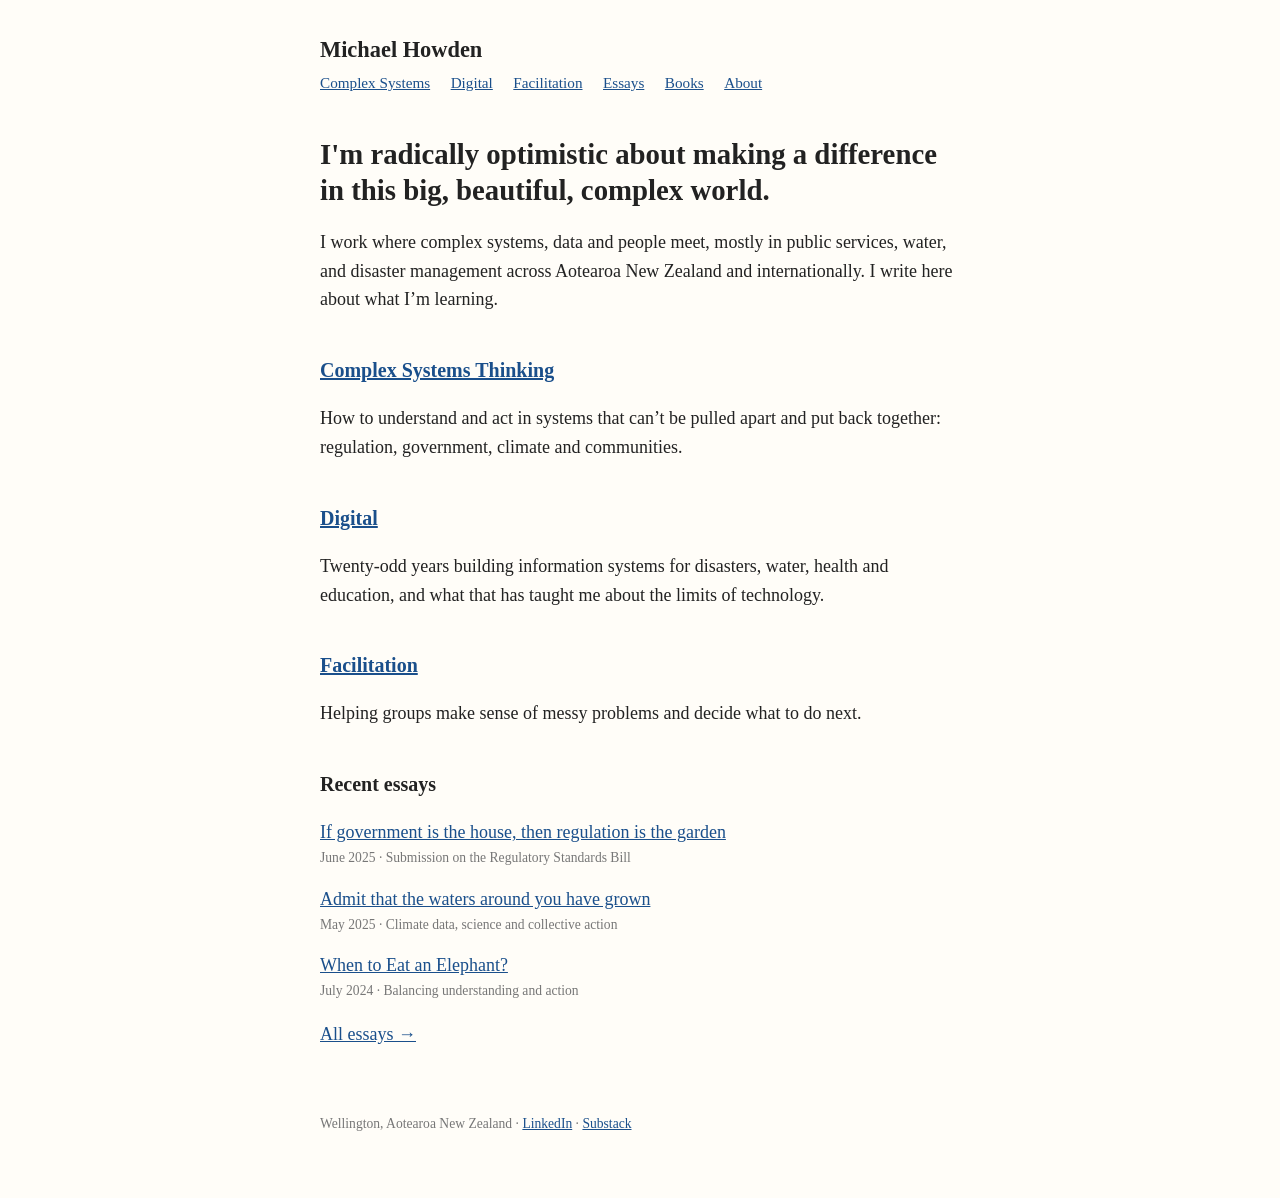
<file: index.html>
<!DOCTYPE html>
<html lang="en">
<head>
<meta charset="utf-8">
<meta name="viewport" content="width=device-width, initial-scale=1">
<title>Michael Howden</title>
<link rel="stylesheet" href="style.css">
</head>
<body>
<header>
  <a class="name" href="index.html">Michael Howden</a>
  <nav>
    <a href="complexity.html">Complex Systems</a>
    <a href="digital.html">Digital</a>
    <a href="facilitation.html">Facilitation</a>
    <a href="essays.html">Essays</a>
    <a href="books.html">Books</a>
    <a href="about.html">About</a>
  </nav>
</header>
<main>
<h1>I&#39;m radically optimistic about making a difference in this big, beautiful, complex world.</h1>

<p>I work where complex systems, data and people meet, mostly in public services,
water, and disaster management across Aotearoa New Zealand and internationally.
I write here about what I&rsquo;m learning.</p>


<h2><a href="complexity.html">Complex Systems Thinking</a></h2>
<p>How to understand and act in systems that can&rsquo;t be pulled apart and put back together: regulation, government, climate and communities.</p>


<h2><a href="digital.html">Digital</a></h2>
<p>Twenty-odd years building information systems for disasters, water, health and education, and what that has taught me about the limits of technology.</p>


<h2><a href="facilitation.html">Facilitation</a></h2>
<p>Helping groups make sense of messy problems and decide what to do next.</p>


<h2>Recent essays</h2>
<ul class="list">
  <li><a href="https://fromthehorizon.substack.com/p/if-government-is-the-house-then-regulation">If government is the house, then regulation is the garden</a>
    <div class="meta">June 2025 · Submission on the Regulatory Standards Bill</div></li>

  <li><a href="https://fromthehorizon.substack.com/p/admit-that-the-waters-around-you">Admit that the waters around you have grown</a>
    <div class="meta">May 2025 · Climate data, science and collective action</div></li>

  <li><a href="https://fromthehorizon.substack.com/p/when-to-eat-an-elephant">When to Eat an Elephant?</a>
    <div class="meta">July 2024 · Balancing understanding and action</div></li>

</ul>
<p><a href="essays.html">All essays →</a></p>
</main>
<footer>
  Wellington, Aotearoa New Zealand ·
  <a href="https://www.linkedin.com/in/michaelhowden/">LinkedIn</a> ·
  <a href="https://fromthehorizon.substack.com/">Substack</a>
</footer>
</body>
</html>
</file>
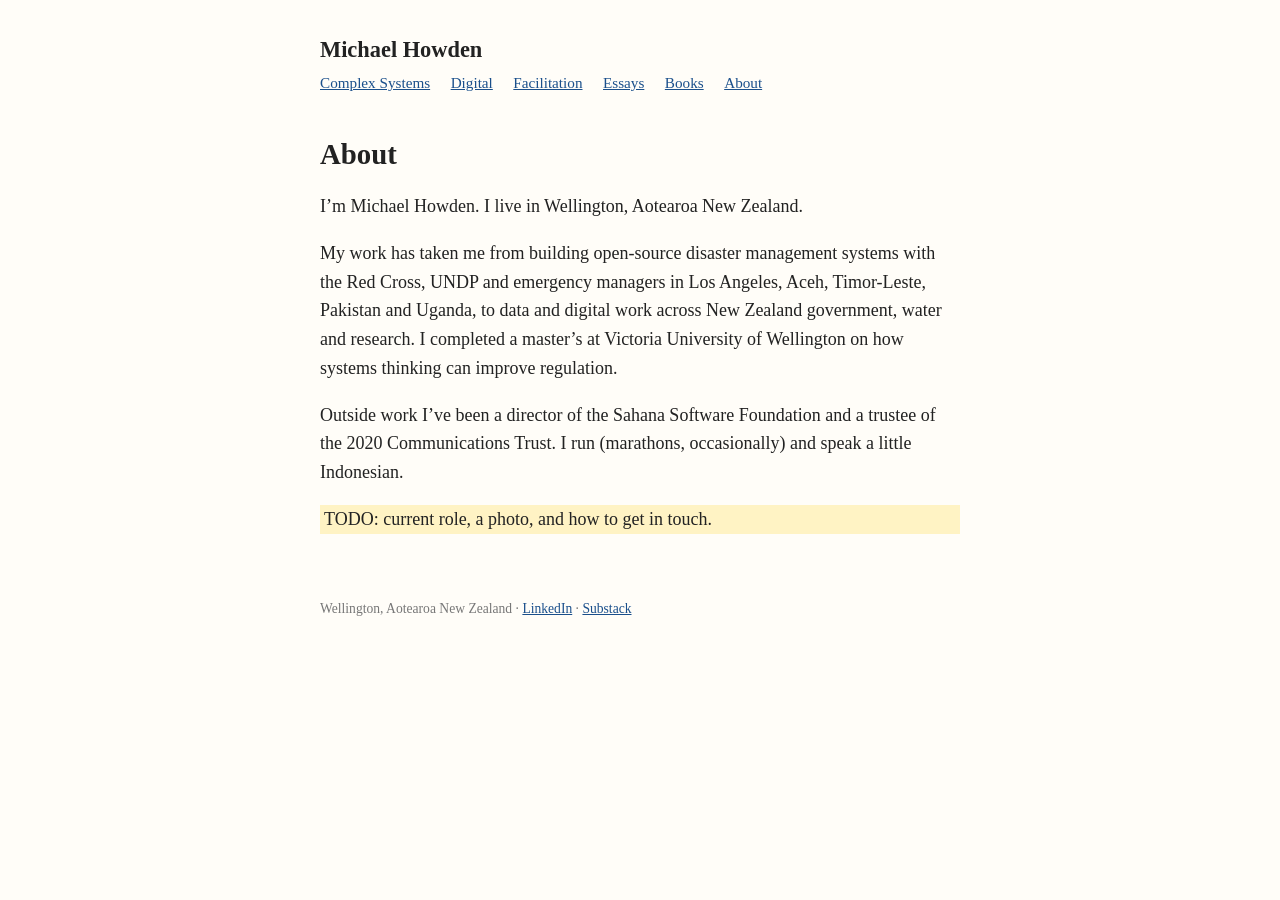
<file: about.html>
<!DOCTYPE html>
<html lang="en">
<head>
<meta charset="utf-8">
<meta name="viewport" content="width=device-width, initial-scale=1">
<title>About · Michael Howden</title>
<link rel="stylesheet" href="style.css">
</head>
<body>
<header>
  <a class="name" href="index.html">Michael Howden</a>
  <nav>
    <a href="complexity.html">Complex Systems</a>
    <a href="digital.html">Digital</a>
    <a href="facilitation.html">Facilitation</a>
    <a href="essays.html">Essays</a>
    <a href="books.html">Books</a>
    <a href="about.html">About</a>
  </nav>
</header>
<main>
<h1>About</h1>

<p>I&rsquo;m Michael Howden. I live in Wellington, Aotearoa New Zealand.</p>
<p>My work has taken me from building open-source disaster management systems with the
Red Cross, UNDP and emergency managers in Los Angeles, Aceh, Timor-Leste, Pakistan and
Uganda, to data and digital work across New Zealand government, water and research. I
completed a master&rsquo;s at Victoria University of Wellington on how systems thinking can
improve regulation.</p>
<p>Outside work I&rsquo;ve been a director of the Sahana Software Foundation and a trustee of
the 2020 Communications Trust. I run (marathons, occasionally) and speak a little
Indonesian.</p>
<p class="todo">TODO: current role, a photo, and how to get in touch.</p>

</main>
<footer>
  Wellington, Aotearoa New Zealand ·
  <a href="https://www.linkedin.com/in/michaelhowden/">LinkedIn</a> ·
  <a href="https://fromthehorizon.substack.com/">Substack</a>
</footer>
</body>
</html>
</file>
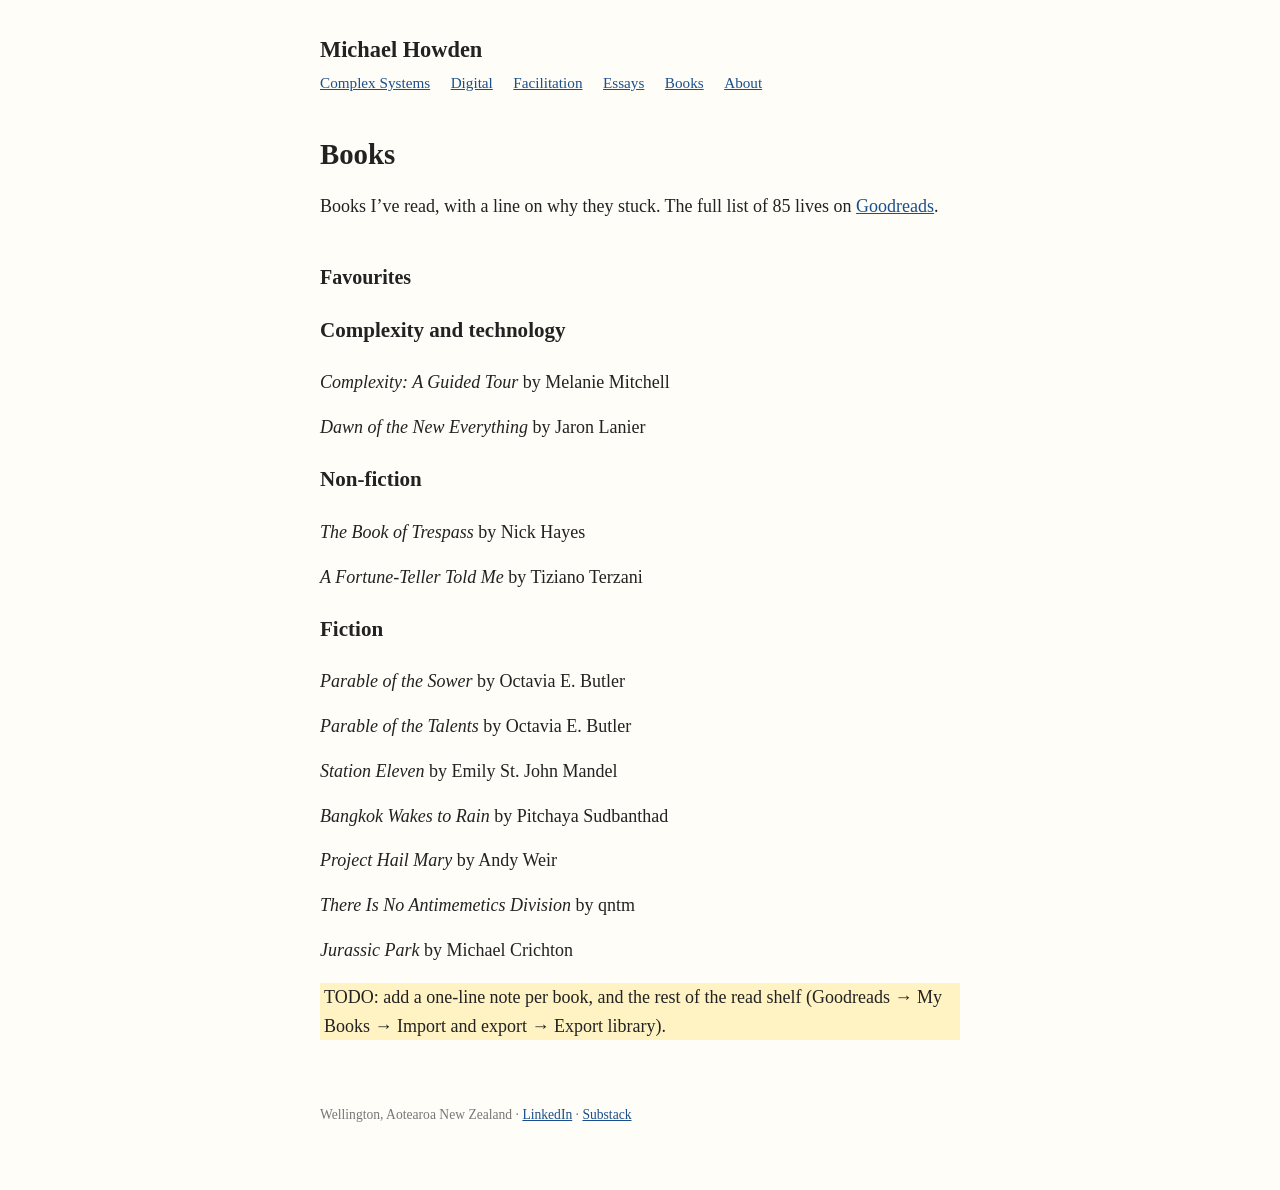
<file: books.html>
<!DOCTYPE html>
<html lang="en">
<head>
<meta charset="utf-8">
<meta name="viewport" content="width=device-width, initial-scale=1">
<title>Books · Michael Howden</title>
<link rel="stylesheet" href="style.css">
</head>
<body>
<header>
  <a class="name" href="index.html">Michael Howden</a>
  <nav>
    <a href="complexity.html">Complex Systems</a>
    <a href="digital.html">Digital</a>
    <a href="facilitation.html">Facilitation</a>
    <a href="essays.html">Essays</a>
    <a href="books.html">Books</a>
    <a href="about.html">About</a>
  </nav>
</header>
<main>
<h1>Books</h1>

<p>Books I&rsquo;ve read, with a line on why they stuck. The full list of 85 lives on
<a href="https://www.goodreads.com/user/show/20679082-michael-howden">Goodreads</a>.</p>


<h2>Favourites</h2>

<h3>Complexity and technology</h3>
<ul class="list">
  <li><em>Complexity: A Guided Tour</em> by Melanie Mitchell</li>

  <li><em>Dawn of the New Everything</em> by Jaron Lanier</li>

</ul>

<h3>Non-fiction</h3>
<ul class="list">
  <li><em>The Book of Trespass</em> by Nick Hayes</li>

  <li><em>A Fortune-Teller Told Me</em> by Tiziano Terzani</li>

</ul>

<h3>Fiction</h3>
<ul class="list">
  <li><em>Parable of the Sower</em> by Octavia E. Butler</li>

  <li><em>Parable of the Talents</em> by Octavia E. Butler</li>

  <li><em>Station Eleven</em> by Emily St. John Mandel</li>

  <li><em>Bangkok Wakes to Rain</em> by Pitchaya Sudbanthad</li>

  <li><em>Project Hail Mary</em> by Andy Weir</li>

  <li><em>There Is No Antimemetics Division</em> by qntm</li>

  <li><em>Jurassic Park</em> by Michael Crichton</li>

</ul>

<p class="todo">TODO: add a one-line note per book, and the rest of the read shelf
(Goodreads → My Books → Import and export → Export library).</p>
</main>
<footer>
  Wellington, Aotearoa New Zealand ·
  <a href="https://www.linkedin.com/in/michaelhowden/">LinkedIn</a> ·
  <a href="https://fromthehorizon.substack.com/">Substack</a>
</footer>
</body>
</html>
</file>
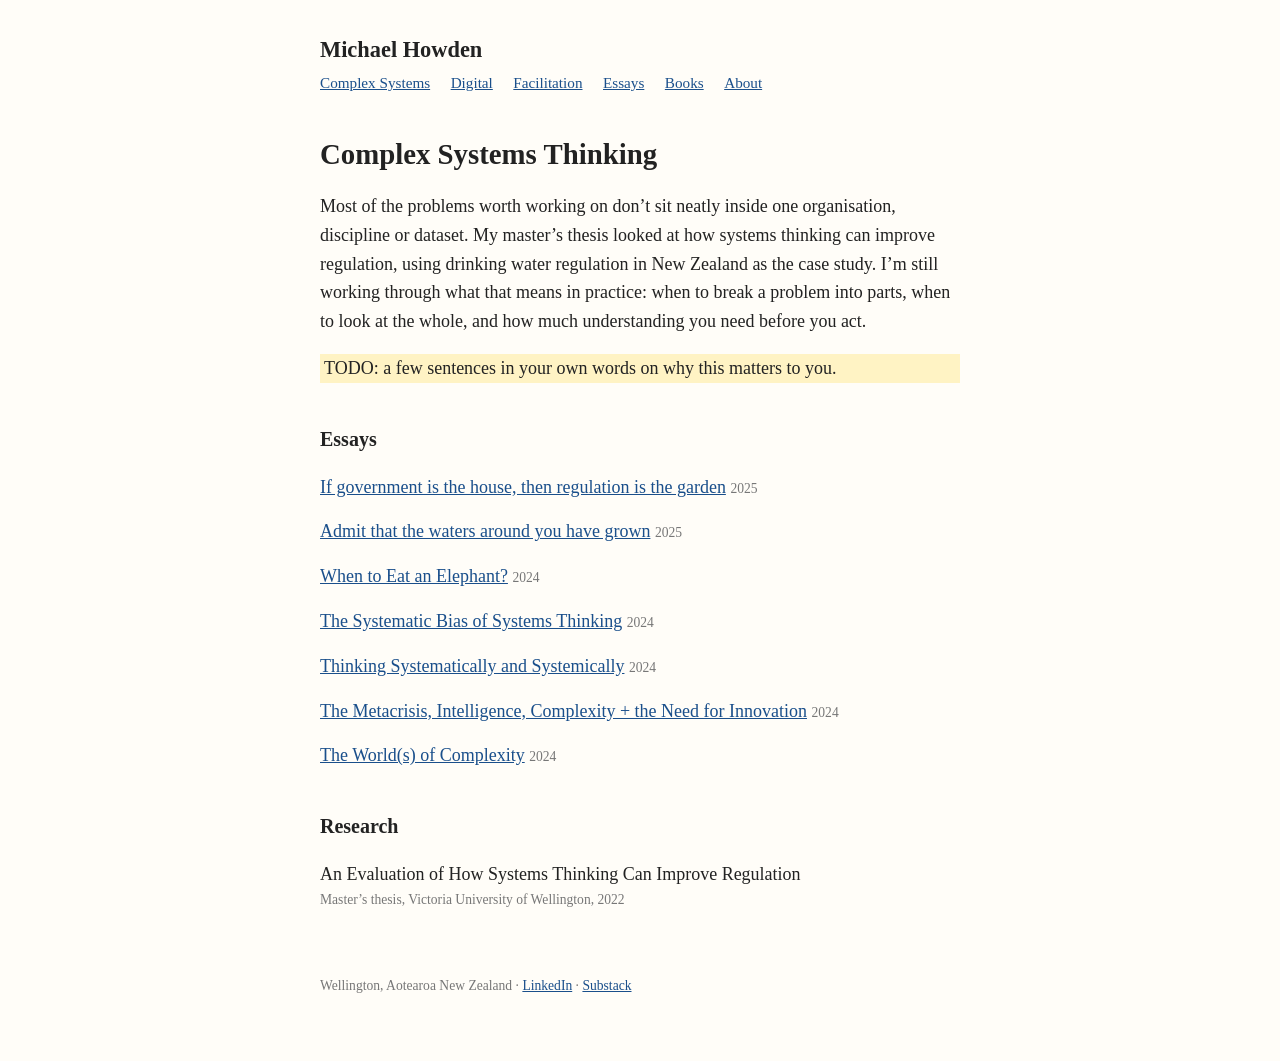
<file: complexity.html>
<!DOCTYPE html>
<html lang="en">
<head>
<meta charset="utf-8">
<meta name="viewport" content="width=device-width, initial-scale=1">
<title>Complex Systems Thinking · Michael Howden</title>
<link rel="stylesheet" href="style.css">
</head>
<body>
<header>
  <a class="name" href="index.html">Michael Howden</a>
  <nav>
    <a href="complexity.html">Complex Systems</a>
    <a href="digital.html">Digital</a>
    <a href="facilitation.html">Facilitation</a>
    <a href="essays.html">Essays</a>
    <a href="books.html">Books</a>
    <a href="about.html">About</a>
  </nav>
</header>
<main>
<h1>Complex Systems Thinking</h1>

<p>Most of the problems worth working on don&rsquo;t sit neatly inside one organisation,
discipline or dataset. My master&rsquo;s thesis looked at how systems thinking can improve
regulation, using drinking water regulation in New Zealand as the case study. I&rsquo;m still
working through what that means in practice: when to break a problem into parts, when to
look at the whole, and how much understanding you need before you act.</p>
<p class="todo">TODO: a few sentences in your own words on why this matters to you.</p>


<h2>Essays</h2>
<ul class="list">
  <li><a href="https://fromthehorizon.substack.com/p/if-government-is-the-house-then-regulation">If government is the house, then regulation is the garden</a> <span class="meta">2025</span></li>

  <li><a href="https://fromthehorizon.substack.com/p/admit-that-the-waters-around-you">Admit that the waters around you have grown</a> <span class="meta">2025</span></li>

  <li><a href="https://fromthehorizon.substack.com/p/when-to-eat-an-elephant">When to Eat an Elephant?</a> <span class="meta">2024</span></li>

  <li><a href="https://fromthehorizon.substack.com/p/the-systematic-bias-of-systems-thinking">The Systematic Bias of Systems Thinking</a> <span class="meta">2024</span></li>

  <li><a href="blogposts/thinking-systematically-and-systemically.html">Thinking Systematically and Systemically</a> <span class="meta">2024</span></li>

  <li><a href="https://fromthehorizon.substack.com/p/the-metacrisis-intelligence-complexity">The Metacrisis, Intelligence, Complexity + the Need for Innovation</a> <span class="meta">2024</span></li>

  <li><a href="https://fromthehorizon.substack.com/p/the-worlds-of-complexity">The World(s) of Complexity</a> <span class="meta">2024</span></li>

</ul>

<h2>Research</h2>
<ul class="list">
  <li>An Evaluation of How Systems Thinking Can Improve Regulation
    <div class="meta">Master&rsquo;s thesis, Victoria University of Wellington, 2022</div></li>

</ul>
</main>
<footer>
  Wellington, Aotearoa New Zealand ·
  <a href="https://www.linkedin.com/in/michaelhowden/">LinkedIn</a> ·
  <a href="https://fromthehorizon.substack.com/">Substack</a>
</footer>
</body>
</html>
</file>
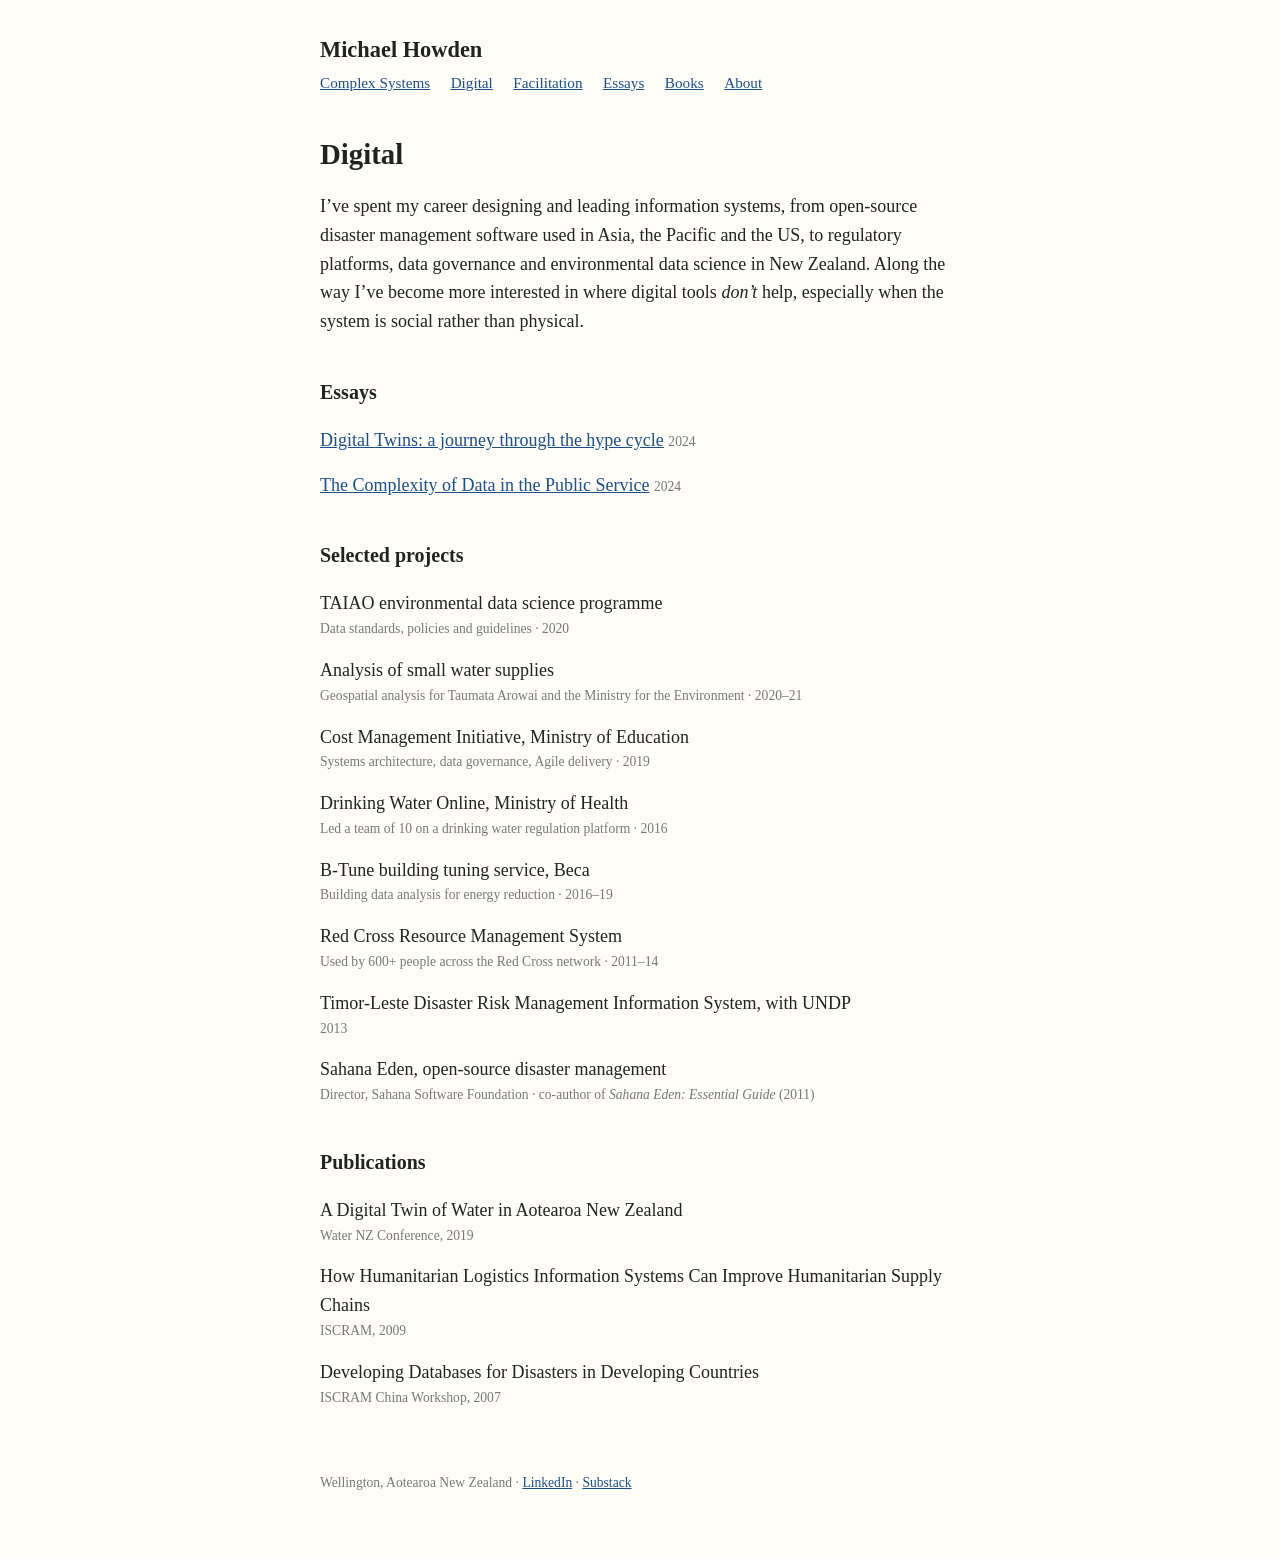
<file: digital.html>
<!DOCTYPE html>
<html lang="en">
<head>
<meta charset="utf-8">
<meta name="viewport" content="width=device-width, initial-scale=1">
<title>Digital · Michael Howden</title>
<link rel="stylesheet" href="style.css">
</head>
<body>
<header>
  <a class="name" href="index.html">Michael Howden</a>
  <nav>
    <a href="complexity.html">Complex Systems</a>
    <a href="digital.html">Digital</a>
    <a href="facilitation.html">Facilitation</a>
    <a href="essays.html">Essays</a>
    <a href="books.html">Books</a>
    <a href="about.html">About</a>
  </nav>
</header>
<main>
<h1>Digital</h1>

<p>I&rsquo;ve spent my career designing and leading information systems, from open-source
disaster management software used in Asia, the Pacific and the US, to regulatory
platforms, data governance and environmental data science in New Zealand. Along the way
I&rsquo;ve become more interested in where digital tools <em>don&rsquo;t</em> help, especially when
the system is social rather than physical.</p>


<h2>Essays</h2>
<ul class="list">
  <li><a href="https://fromthehorizon.substack.com/p/digital-twins-a-journey-through-the">Digital Twins: a journey through the hype cycle</a> <span class="meta">2024</span></li>

  <li><a href="https://fromthehorizon.substack.com/p/the-complexity-of-data-in-the-public">The Complexity of Data in the Public Service</a> <span class="meta">2024</span></li>

</ul>

<h2>Selected projects</h2>
<ul class="list">
  <li>TAIAO environmental data science programme
    <div class="meta">Data standards, policies and guidelines · 2020</div></li>

  <li>Analysis of small water supplies
    <div class="meta">Geospatial analysis for Taumata Arowai and the Ministry for the Environment · 2020–21</div></li>

  <li>Cost Management Initiative, Ministry of Education
    <div class="meta">Systems architecture, data governance, Agile delivery · 2019</div></li>

  <li>Drinking Water Online, Ministry of Health
    <div class="meta">Led a team of 10 on a drinking water regulation platform · 2016</div></li>

  <li>B-Tune building tuning service, Beca
    <div class="meta">Building data analysis for energy reduction · 2016–19</div></li>

  <li>Red Cross Resource Management System
    <div class="meta">Used by 600+ people across the Red Cross network · 2011–14</div></li>

  <li>Timor-Leste Disaster Risk Management Information System, with UNDP
    <div class="meta">2013</div></li>

  <li>Sahana Eden, open-source disaster management
    <div class="meta">Director, Sahana Software Foundation · co-author of <em>Sahana Eden: Essential Guide</em> (2011)</div></li>

</ul>

<h2>Publications</h2>
<ul class="list">
  <li>A Digital Twin of Water in Aotearoa New Zealand
    <div class="meta">Water NZ Conference, 2019</div></li>

  <li>How Humanitarian Logistics Information Systems Can Improve Humanitarian Supply Chains
    <div class="meta">ISCRAM, 2009</div></li>

  <li>Developing Databases for Disasters in Developing Countries
    <div class="meta">ISCRAM China Workshop, 2007</div></li>

</ul>
</main>
<footer>
  Wellington, Aotearoa New Zealand ·
  <a href="https://www.linkedin.com/in/michaelhowden/">LinkedIn</a> ·
  <a href="https://fromthehorizon.substack.com/">Substack</a>
</footer>
</body>
</html>
</file>
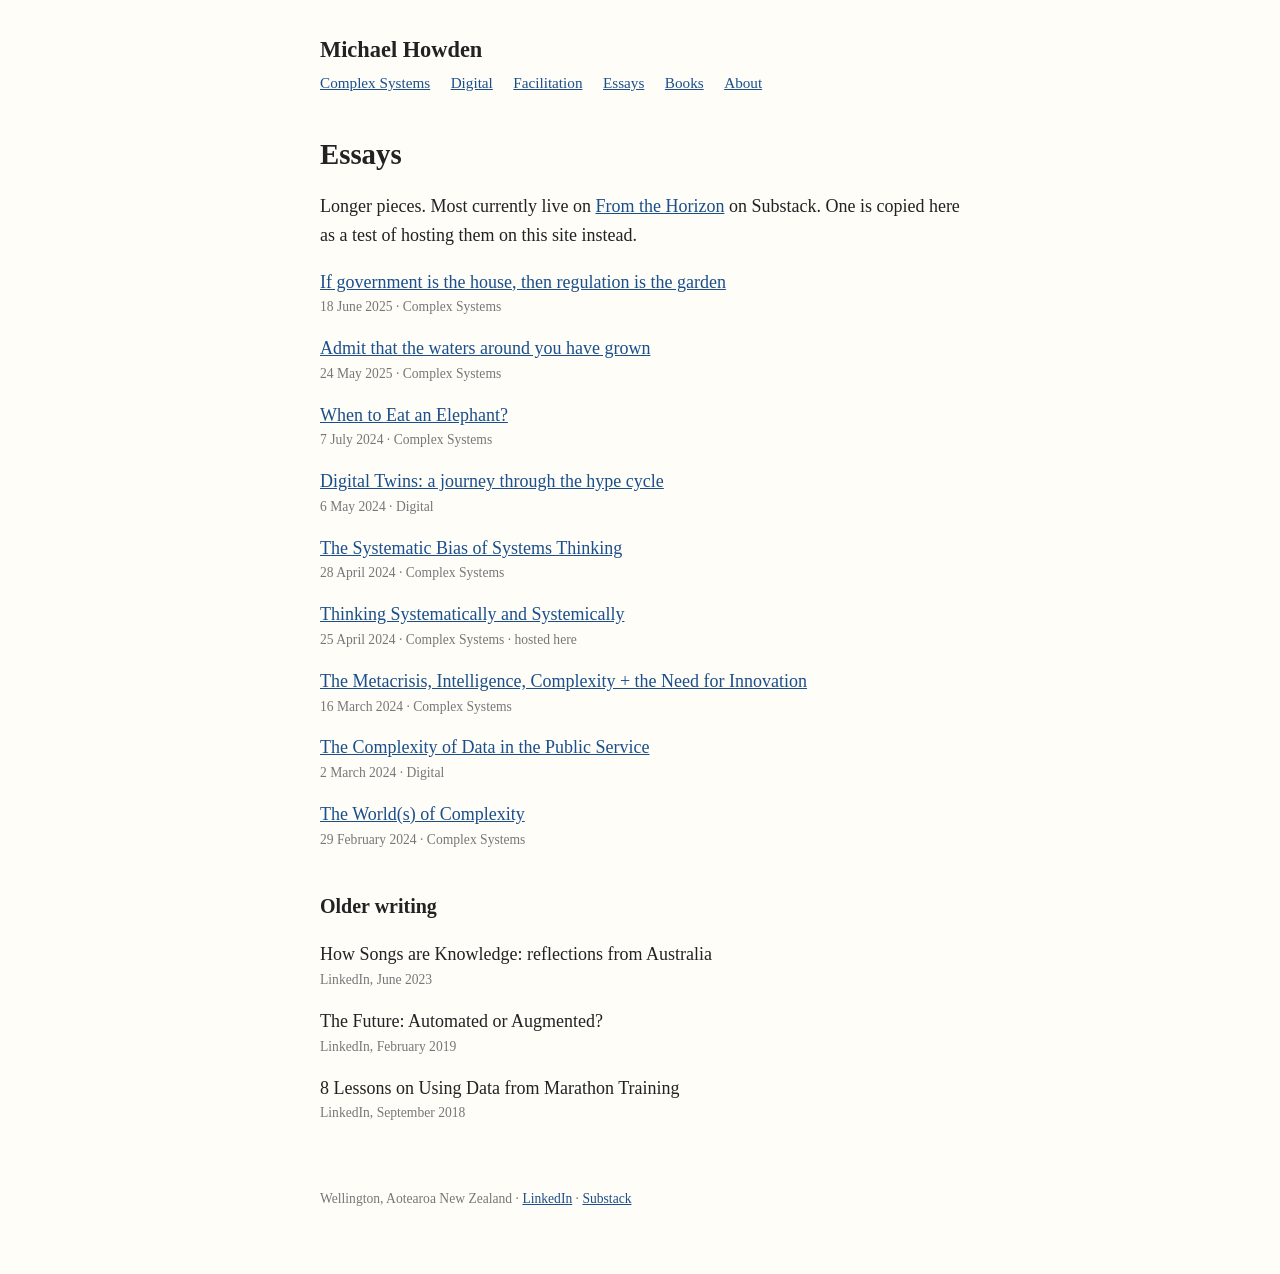
<file: essays.html>
<!DOCTYPE html>
<html lang="en">
<head>
<meta charset="utf-8">
<meta name="viewport" content="width=device-width, initial-scale=1">
<title>Essays · Michael Howden</title>
<link rel="stylesheet" href="style.css">
</head>
<body>
<header>
  <a class="name" href="index.html">Michael Howden</a>
  <nav>
    <a href="complexity.html">Complex Systems</a>
    <a href="digital.html">Digital</a>
    <a href="facilitation.html">Facilitation</a>
    <a href="essays.html">Essays</a>
    <a href="books.html">Books</a>
    <a href="about.html">About</a>
  </nav>
</header>
<main>
<h1>Essays</h1>

<p>Longer pieces. Most currently live on <a href="https://fromthehorizon.substack.com/">From the Horizon</a>
on Substack. One is copied here as a test of hosting them on this site instead.</p>

<ul class="list">
  <li><a href="https://fromthehorizon.substack.com/p/if-government-is-the-house-then-regulation">If government is the house, then regulation is the garden</a>
    <div class="meta">18 June 2025 · Complex Systems</div></li>

  <li><a href="https://fromthehorizon.substack.com/p/admit-that-the-waters-around-you">Admit that the waters around you have grown</a>
    <div class="meta">24 May 2025 · Complex Systems</div></li>

  <li><a href="https://fromthehorizon.substack.com/p/when-to-eat-an-elephant">When to Eat an Elephant?</a>
    <div class="meta">7 July 2024 · Complex Systems</div></li>

  <li><a href="https://fromthehorizon.substack.com/p/digital-twins-a-journey-through-the">Digital Twins: a journey through the hype cycle</a>
    <div class="meta">6 May 2024 · Digital</div></li>

  <li><a href="https://fromthehorizon.substack.com/p/the-systematic-bias-of-systems-thinking">The Systematic Bias of Systems Thinking</a>
    <div class="meta">28 April 2024 · Complex Systems</div></li>

  <li><a href="blogposts/thinking-systematically-and-systemically.html">Thinking Systematically and Systemically</a>
    <div class="meta">25 April 2024 · Complex Systems · hosted here</div></li>

  <li><a href="https://fromthehorizon.substack.com/p/the-metacrisis-intelligence-complexity">The Metacrisis, Intelligence, Complexity + the Need for Innovation</a>
    <div class="meta">16 March 2024 · Complex Systems</div></li>

  <li><a href="https://fromthehorizon.substack.com/p/the-complexity-of-data-in-the-public">The Complexity of Data in the Public Service</a>
    <div class="meta">2 March 2024 · Digital</div></li>

  <li><a href="https://fromthehorizon.substack.com/p/the-worlds-of-complexity">The World(s) of Complexity</a>
    <div class="meta">29 February 2024 · Complex Systems</div></li>

</ul>

<h2>Older writing</h2>
<ul class="list">
  <li>How Songs are Knowledge: reflections from Australia
    <div class="meta">LinkedIn, June 2023</div></li>

  <li>The Future: Automated or Augmented?
    <div class="meta">LinkedIn, February 2019</div></li>

  <li>8 Lessons on Using Data from Marathon Training
    <div class="meta">LinkedIn, September 2018</div></li>

</ul>
</main>
<footer>
  Wellington, Aotearoa New Zealand ·
  <a href="https://www.linkedin.com/in/michaelhowden/">LinkedIn</a> ·
  <a href="https://fromthehorizon.substack.com/">Substack</a>
</footer>
</body>
</html>
</file>
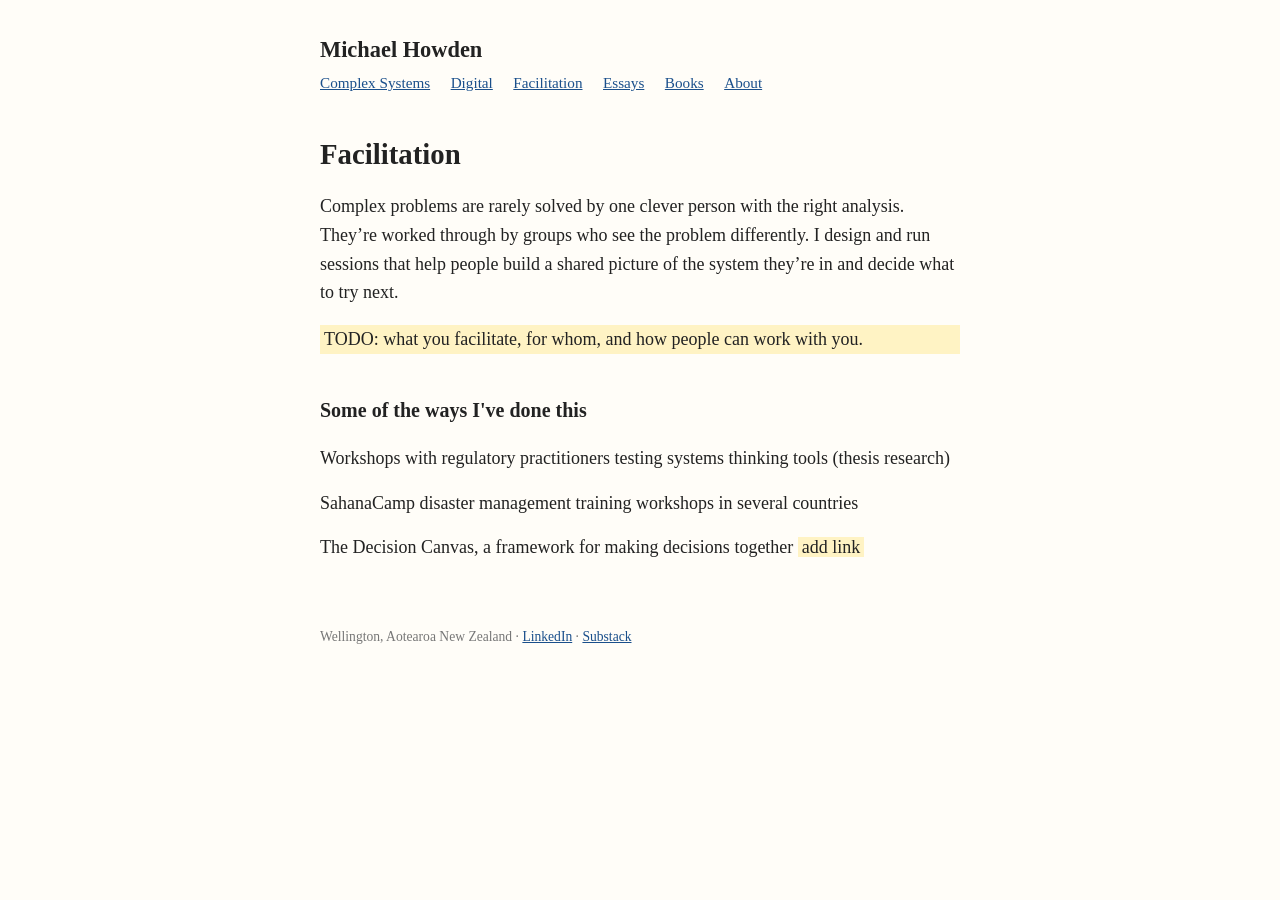
<file: facilitation.html>
<!DOCTYPE html>
<html lang="en">
<head>
<meta charset="utf-8">
<meta name="viewport" content="width=device-width, initial-scale=1">
<title>Facilitation · Michael Howden</title>
<link rel="stylesheet" href="style.css">
</head>
<body>
<header>
  <a class="name" href="index.html">Michael Howden</a>
  <nav>
    <a href="complexity.html">Complex Systems</a>
    <a href="digital.html">Digital</a>
    <a href="facilitation.html">Facilitation</a>
    <a href="essays.html">Essays</a>
    <a href="books.html">Books</a>
    <a href="about.html">About</a>
  </nav>
</header>
<main>
<h1>Facilitation</h1>

<p>Complex problems are rarely solved by one clever person with the right analysis.
They&rsquo;re worked through by groups who see the problem differently. I design and run
sessions that help people build a shared picture of the system they&rsquo;re in and decide
what to try next.</p>
<p class="todo">TODO: what you facilitate, for whom, and how people can work with you.</p>


<h2>Some of the ways I&#39;ve done this</h2>
<ul class="list">
  <li>Workshops with regulatory practitioners testing systems thinking tools (thesis research)</li>

  <li>SahanaCamp disaster management training workshops in several countries</li>

  <li>The Decision Canvas, a framework for making decisions together <span class="todo">add link</span></li>

</ul>
</main>
<footer>
  Wellington, Aotearoa New Zealand ·
  <a href="https://www.linkedin.com/in/michaelhowden/">LinkedIn</a> ·
  <a href="https://fromthehorizon.substack.com/">Substack</a>
</footer>
</body>
</html>
</file>
<file: style.css>
/* Deliberately minimal. Iterate later. */
body {
  max-width: 40rem;
  margin: 0 auto;
  padding: 2rem 1.25rem 4rem;
  font: 18px/1.6 Georgia, "Times New Roman", serif;
  color: #222;
  background: #fffdf8;
}
a { color: #1a4f8b; }
header { margin-bottom: 2.5rem; }
header .name { font-size: 1.4rem; font-weight: bold; text-decoration: none; color: #222; }
nav a { margin-right: 1rem; font-size: 0.95rem; }
h1 { font-size: 1.8rem; line-height: 1.25; }
h2 { font-size: 1.25rem; margin-top: 2.5rem; }
ul.list { list-style: none; padding: 0; }
ul.list li { margin-bottom: 1rem; }
.meta { color: #777; font-size: 0.85rem; }
.todo { background: #fff3c4; padding: 0 0.25rem; }
footer { margin-top: 4rem; color: #777; font-size: 0.85rem; }
img { max-width: 100%; height: auto; }
figcaption { color: #777; font-size: 0.85rem; }
blockquote, .pullquote { border-left: 3px solid #ddd; margin-left: 0; padding-left: 1rem; color: #444; }
</file>
